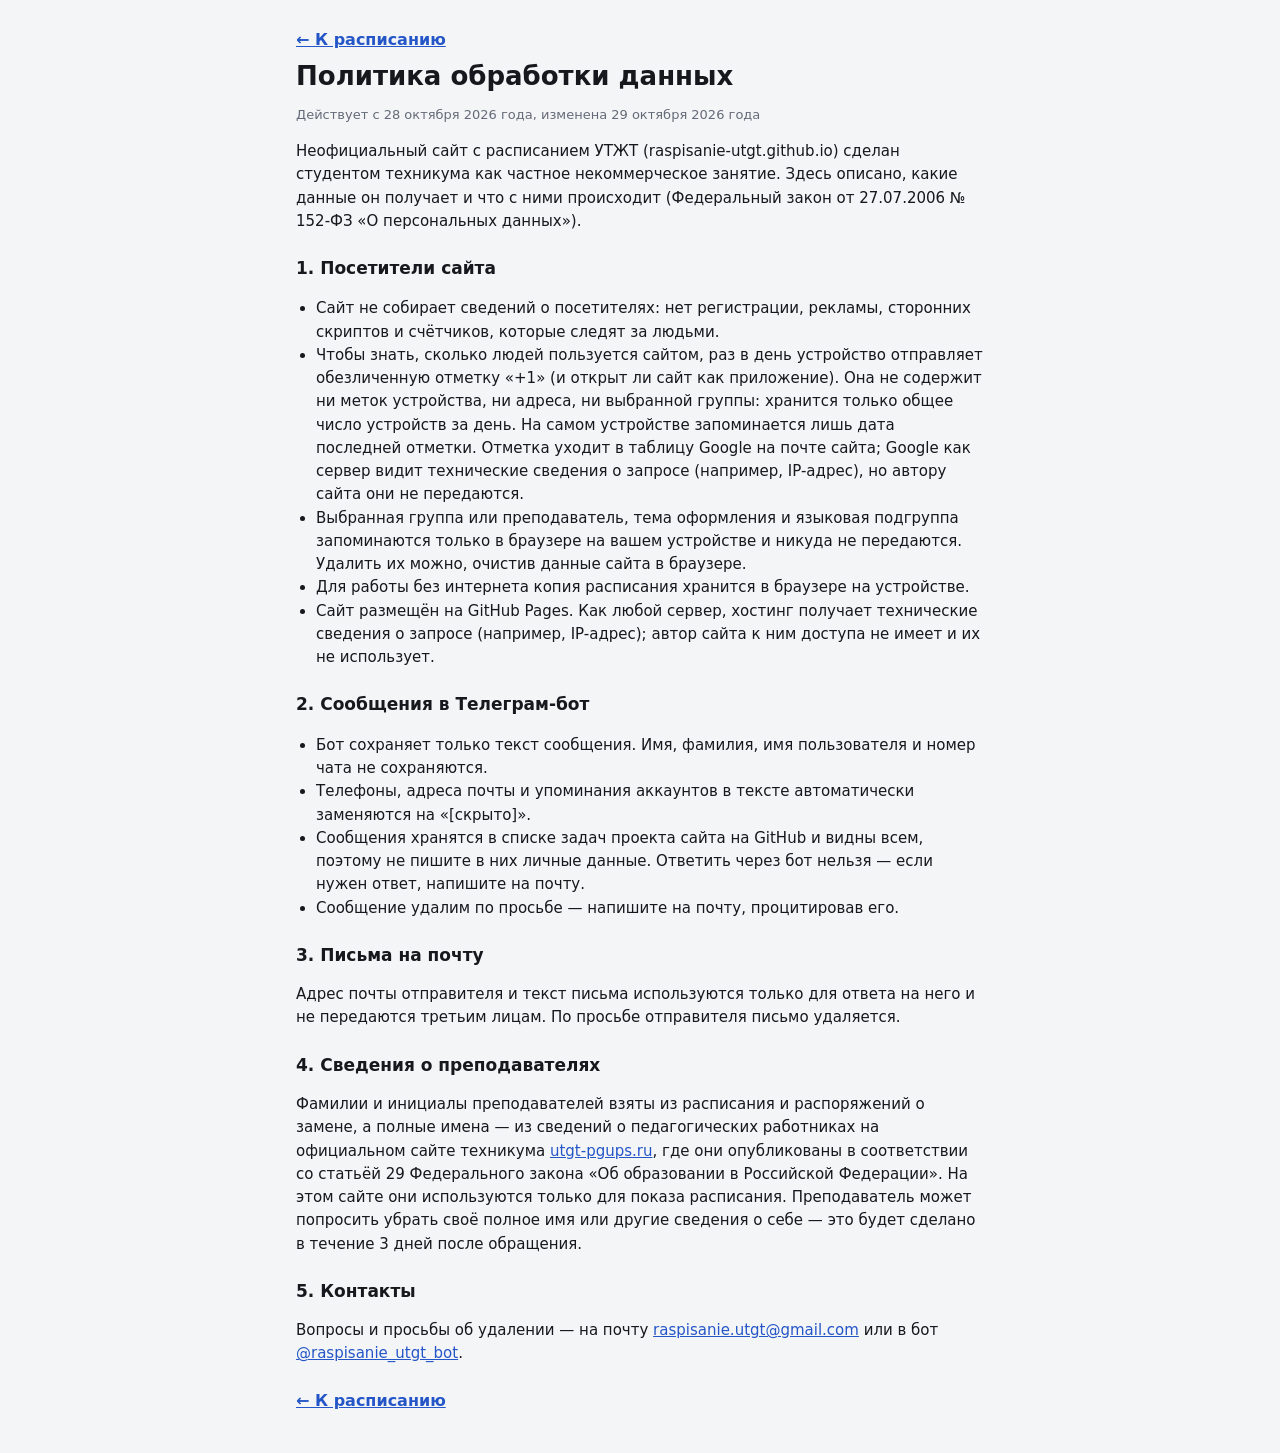
<file: site/privacy.html>
<!doctype html>
<html lang="ru">
<head>
  <meta charset="utf-8">
  <meta name="viewport" content="width=device-width, initial-scale=1">
  <title>Политика обработки данных — расписание УТЖТ</title>
  <meta name="description" content="Какие данные собирает неофициальный сайт с расписанием УТЖТ и как с ними обращаются">
  <script>
    try { var t = localStorage.getItem("utgt-theme"); if (t === "light" || t === "dark") document.documentElement.dataset.theme = t; } catch (e) {}
  </script>
  <meta name="theme-color" content="#f4f5f7" media="(prefers-color-scheme: light)">
  <meta name="theme-color" content="#111317" media="(prefers-color-scheme: dark)">
  <link rel="stylesheet" href="style.css">
  <style>
    .doc { max-width: 720px; line-height: 1.55; }
    .doc h1 { font-size: 26px; margin: 8px 0 4px; }
    .doc h2 { font-size: 17px; margin: 22px 0 6px; }
    .doc p, .doc li { font-size: 15px; }
    .doc ul { padding-left: 20px; }
    .doc .back { display: inline-block; margin-top: 8px; font-weight: 600; }
    .doc .upd { color: var(--muted); font-size: 13px; }
  </style>
</head>
<body>
  <main class="wrap doc">
    <a class="back" href="./">← К расписанию</a>
    <h1>Политика обработки данных</h1>
    <p class="upd">Действует с 28 октября 2026 года, изменена 29 октября 2026 года</p>

    <p>Неофициальный сайт с расписанием УТЖТ (raspisanie-utgt.github.io) сделан студентом техникума как частное
      некоммерческое занятие. Здесь описано, какие данные он получает и что с ними происходит
      (Федеральный закон от 27.07.2006 № 152-ФЗ «О персональных данных»).</p>

    <h2>1. Посетители сайта</h2>
    <ul>
      <li>Сайт не собирает сведений о посетителях: нет регистрации, рекламы, сторонних скриптов и счётчиков,
        которые следят за людьми.</li>
      <li>Чтобы знать, сколько людей пользуется сайтом, раз в день устройство отправляет обезличенную отметку «+1»
        (и открыт ли сайт как приложение). Она не содержит ни меток устройства, ни адреса, ни выбранной группы:
        хранится только общее число устройств за день. На самом устройстве запоминается лишь дата последней отметки.
        Отметка уходит в таблицу Google на почте сайта; Google как сервер видит технические сведения о запросе
        (например, IP-адрес), но автору сайта они не передаются.</li>
      <li>Выбранная группа или преподаватель, тема оформления и языковая подгруппа запоминаются только в браузере
        на вашем устройстве и никуда не передаются. Удалить их можно, очистив данные сайта в браузере.</li>
      <li>Для работы без интернета копия расписания хранится в браузере на устройстве.</li>
      <li>Сайт размещён на GitHub Pages. Как любой сервер, хостинг получает технические сведения о запросе
        (например, IP-адрес); автор сайта к ним доступа не имеет и их не использует.</li>
    </ul>

    <h2>2. Сообщения в Телеграм-бот</h2>
    <ul>
      <li>Бот сохраняет только текст сообщения. Имя, фамилия, имя пользователя и номер чата не сохраняются.</li>
      <li>Телефоны, адреса почты и упоминания аккаунтов в тексте автоматически заменяются на «[скрыто]».</li>
      <li>Сообщения хранятся в списке задач проекта сайта на GitHub и видны всем, поэтому не пишите в них
        личные данные. Ответить через бот нельзя — если нужен ответ, напишите на почту.</li>
      <li>Сообщение удалим по просьбе — напишите на почту, процитировав его.</li>
    </ul>

    <h2>3. Письма на почту</h2>
    <p>Адрес почты отправителя и текст письма используются только для ответа на него и не передаются третьим лицам.
      По просьбе отправителя письмо удаляется.</p>

    <h2>4. Сведения о преподавателях</h2>
    <p>Фамилии и инициалы преподавателей взяты из расписания и распоряжений о замене, а полные имена — из сведений
      о педагогических работниках на официальном сайте техникума <a href="https://utgt-pgups.ru/">utgt-pgups.ru</a>,
      где они опубликованы в соответствии со статьёй 29 Федерального закона «Об образовании в Российской Федерации».
      На этом сайте они используются только для показа расписания. Преподаватель может попросить убрать своё
      полное имя или другие сведения о себе — это будет сделано в течение 3 дней после обращения.</p>

    <h2>5. Контакты</h2>
    <p>Вопросы и просьбы об удалении — на почту <a id="mail" data-u="raspisanie.utgt" data-d="gmail.com">raspisanie.utgt [собака] gmail.com</a>
      или в бот <a href="https://t.me/raspisanie_utgt_bot" target="_blank" rel="noopener">@raspisanie_utgt_bot</a>.</p>

    <a class="back" href="./">← К расписанию</a>
  </main>
  <script>
    (function (a) { var m = a.dataset.u + "@" + a.dataset.d; a.href = "mailto:" + m; a.textContent = m; })(document.getElementById("mail"));
  </script>
</body>
</html>
</file>
<file: site/style.css>
:root {
  --bg: #f4f5f7;
  --card: #ffffff;
  --text: #16181d;
  --muted: #646b78;
  --line: #e2e5ea;
  --frame: #c9ced8;
  --accent: #2456c7;
  --accent-soft: #e6edfb;
  --warn: #9a5b00;
  --warn-soft: #fff3dc;
  --ok: #1d7a46;
  --ok-soft: #e4f4ea;
  --bad: #b3261e;
  --on-accent: #ffffff;
  color-scheme: light;
  /* плавность: быстрый старт и мягкое торможение — для всех анимаций сайта */
  --ease: cubic-bezier(.33, 1, .68, 1);
  --ease-io: cubic-bezier(.4, 0, .2, 1);
}
html { scroll-behavior: smooth; }
/* Тёмная тема: по настройке телефона или по переключателю (data-theme на <html>) */
@media (prefers-color-scheme: dark) {
  :root:not([data-theme="light"]) {
    --bg: #111317;
    --card: #1b1e24;
    --text: #e9ebef;
    --muted: #9aa1ad;
    --line: #2c3038;
    --frame: #3d434f;
    --accent: #7ea2f5;
    --accent-soft: #1f2a44;
    --warn: #f0b860;
    --warn-soft: #3a2c12;
    --ok: #6fcf97;
    --ok-soft: #17301f;
    --bad: #ff8a80;
    --on-accent: #0b1220;
    color-scheme: dark;
  }
}
:root[data-theme="dark"] {
  --bg: #111317;
  --card: #1b1e24;
  --text: #e9ebef;
  --muted: #9aa1ad;
  --line: #2c3038;
  --frame: #3d434f;
  --accent: #7ea2f5;
  --accent-soft: #1f2a44;
  --warn: #f0b860;
  --warn-soft: #3a2c12;
  --ok: #6fcf97;
  --ok-soft: #17301f;
  --bad: #ff8a80;
  --on-accent: #0b1220;
  color-scheme: dark;
}
* { box-sizing: border-box; }
html { -webkit-text-size-adjust: 100%; }
[hidden] { display: none !important; }

body {
  margin: 0;
  background: var(--bg);
  color: var(--text);
  font: 16px/1.45 system-ui, -apple-system, "Segoe UI", Roboto, sans-serif;
}
/* анимации смены дня (свайп) выезжают сбоку — по краю экрана обрезаем, чтобы страница не дёргалась вбок;
   clip, а не hidden: прилипающие вкладки продолжают работать */
html, body { overflow-x: clip; }
a { color: var(--accent); }
.wrap { max-width: 640px; margin: 0 auto; padding: 20px 16px 40px; }

/* шапка (телефон): слева группа и неделя, справа часы и под ними метки; дата — во всю ширину ниже */
.top { display: grid; grid-template-columns: minmax(0, 1fr) auto; column-gap: 12px; align-items: start; }
.top-l { display: contents; }
.top .chips { grid-column: 1; grid-row: 1; }
.top .eyebrow { grid-column: 1; grid-row: 2; align-self: start; }
.top .clock { grid-column: 2; grid-row: 1 / 4; }
.top .specialty { grid-column: 1 / -1; grid-row: 4; }
.top h1 { grid-column: 1 / -1; grid-row: 5; }
.eyebrow { margin: 0; color: var(--muted); font-size: 14px; }
#week:not(:empty)::before { content: "· "; }
h1 { margin: 2px 0 0; font-size: 24px; line-height: 1.2; }
h1::first-letter { text-transform: uppercase; }
/* «печать» заголовка: буквы появляются по очереди */
@keyframes type-in { from { opacity: 0; transform: translate3d(0, .25em, 0); } }
.w { display: inline-block; white-space: nowrap; }
.ch { display: inline-block; animation: type-in .35s var(--ease) both; }
/* спрятано для глаз, но читается экранными дикторами */
.sr { position: absolute; width: 1px; height: 1px; overflow: hidden; clip: rect(0 0 0 0); white-space: nowrap; }
/* часы: сменившаяся цифра въезжает снизу */
@keyframes roll { from { opacity: 0; transform: translate3d(0, .45em, 0); } }
.clock .roll { display: inline-block; animation: roll .6s var(--ease) both; }
.clock { text-align: right; font-variant-numeric: tabular-nums; }
.clock span { display: block; font-size: 28px; font-weight: 650; white-space: nowrap; }

/* вкладки всегда видны вверху экрана — из длинной недели можно сразу вернуться */
.tabs { display: flex; gap: 6px; margin: 10px 0 6px; padding: 8px 0; position: sticky; top: 0; z-index: 5; background: var(--bg); }
.tabs button {
  flex: 1 1 0; min-width: 0; padding: 9px 6px; border: 1px solid var(--line); border-radius: 10px;
  white-space: nowrap;
  background: var(--card); color: var(--text); font: inherit; cursor: pointer;
}
/* многоточие — у текста, а не у кнопки: точка «есть замены» может выступать за угол */
/* полоса дней — только на компьютере (desktop.css) */
/* полоса дней (две недели без воскресений и «Неделя»): когда построена, вместо «Сегодня / Завтра / Неделя»;
   на телефоне листается пальцем вбок */
.tabs { overflow-x: auto; scrollbar-width: none; overscroll-behavior-x: contain; }
.tabs::-webkit-scrollbar { display: none; }
.tabs:empty { min-height: 50px; } /* место под полосу — чтобы страница не прыгнула, когда она появится */
.tabs .strip { flex: 0 0 52px; padding: 6px 0; border-radius: 12px; font-size: 14px; line-height: 1.25; color: var(--muted); }
.tabs .strip b { display: block; font-size: 15px; color: var(--text); }
.tabs .strip.off { opacity: .45; }
.tabs .strip.today:not([aria-selected="true"]) { box-shadow: inset 0 0 0 2px var(--accent); }
.tabs .strip[aria-selected="true"], .tabs .strip[aria-selected="true"] b { color: var(--on-accent); }
.tabs .strip.wk { flex: 0 0 auto; padding: 0 14px; }
.tabs .strip.wk b { font-size: 15px; }
.tabs button .t { display: block; overflow: hidden; text-overflow: ellipsis; }
.tabs button[aria-selected="true"] { background: var(--accent); border-color: var(--accent); color: var(--on-accent); }

.week { display: flex; flex-direction: column; gap: 10px; }
.wday { background: var(--card); border: 1px solid var(--line); border-radius: 12px; padding: 10px 14px; }
.wday.today { border-color: var(--accent); box-shadow: 0 0 0 1px var(--accent) inset; }
.wday h3 { margin: 0 0 6px; font-size: 15px; }
.wday h3::first-letter { text-transform: uppercase; }
.wday ul { list-style: none; margin: 0; padding: 0; }
.wday li { display: grid; grid-template-columns: minmax(48px, max-content) minmax(0, 1fr) auto; gap: 8px; padding: 5px 0; border-top: 1px solid var(--line); font-size: 14px; }
.wday li:first-child { border-top: 0; }
.wday li .t { font-variant-numeric: tabular-nums; color: var(--muted); }
.wday li .r { color: var(--muted); white-space: nowrap; }
.wday li.none { display: block; color: var(--muted); }
.wday .tag { font-size: 11px; padding: 0 6px; }
/* строка с заменой в неделе — оранжевая подсветка, как карточка с заменой в дне */
.wday li.changed { margin: 0 -8px; padding-left: 8px; padding-right: 8px; border-radius: 8px; background: var(--warn-soft); border-top-color: transparent; }
.wday li.changed + li { border-top-color: transparent; }
/* подписи столбцов и рамка-таймер идущей пары — только на компьютере */
.col-head { display: none; }
/* плитки разделов и их окно — только на компьютере (desktop.css) */
#tiles { display: none; }
.banner { padding: 12px 14px; border-radius: 12px; margin-bottom: 14px; font-size: 15px; }
.banner strong { display: block; }
.banner.info { background: var(--accent-soft); }
.banner.ok { background: var(--ok-soft); }
.banner.warn { background: var(--warn-soft); }

/* все пары дня — в одной общей рамке */
.list {
  display: flex; flex-direction: column; gap: 8px; padding: 10px;
  border: 1.5px solid var(--frame); border-radius: 16px; background: color-mix(in srgb, var(--frame) 14%, transparent);
}
.lesson {
  display: grid; grid-template-columns: minmax(58px, max-content) minmax(0, 1fr) auto; gap: 0 10px; align-items: start;
  background: var(--card); border: 1px solid var(--line); border-radius: 12px; padding: 12px 14px;
}
.lesson .time { font-variant-numeric: tabular-nums; font-weight: 600; }
.lesson .time small { display: block; color: var(--muted); font-weight: 400; }
.lesson .subj { font-weight: 600; overflow-wrap: break-word; -webkit-hyphens: auto; hyphens: auto; }
/* метка не шире своей колонки: на узком экране или с крупным шрифтом переносится внутри, а не выталкивает аудиторию */
.tag { white-space: normal; }
.tag.nw, .wday .tag { white-space: nowrap; }
.lesson .who { color: var(--muted); font-size: 14px; }
.nw { white-space: nowrap; }
.lesson .room { color: var(--muted); white-space: nowrap; }
/* цвет предмета (subjColor в app.js): полоска слева и плашка кабинета — у предмета везде один и тот же */
.sc0 { --c: #2456c7; --b: #e6edfb; } .sc1 { --c: #7a3fc2; --b: #f1e9fb; } .sc2 { --c: #1f8a5b; --b: #e3f5ec; }
.sc3 { --c: #c0541d; --b: #fcebe1; } .sc4 { --c: #0d7f95; --b: #ddf3f7; } .sc5 { --c: #9a6a12; --b: #f8efdc; }
.sc6 { --c: #b3263a; --b: #fbe4e7; } .sc7 { --c: #3d8a1f; --b: #e8f4e0; } .sc8 { --c: #c2387e; --b: #fbe5f0; }
.sc9 { --c: #4b55c2; --b: #e8e9fb; }
@media (prefers-color-scheme: dark) {
  :root:not([data-theme="light"]) .sc0 { --c: #8fb0ff; --b: #1e2c50; }
  :root:not([data-theme="light"]) .sc1 { --c: #c39bf2; --b: #2c2347; }
  :root:not([data-theme="light"]) .sc2 { --c: #6fd3a1; --b: #173a2d; }
  :root:not([data-theme="light"]) .sc3 { --c: #f2a37a; --b: #3d2618; }
  :root:not([data-theme="light"]) .sc4 { --c: #6fd0e2; --b: #15343d; }
  :root:not([data-theme="light"]) .sc5 { --c: #e8c27a; --b: #362b14; }
  :root:not([data-theme="light"]) .sc6 { --c: #f59aa6; --b: #3d1d23; }
  :root:not([data-theme="light"]) .sc7 { --c: #9ad87a; --b: #1f3517; }
  :root:not([data-theme="light"]) .sc8 { --c: #f294c3; --b: #3b1d2d; }
  :root:not([data-theme="light"]) .sc9 { --c: #a6adf5; --b: #24264a; }
}
:root[data-theme="dark"] .sc0 { --c: #8fb0ff; --b: #1e2c50; }
:root[data-theme="dark"] .sc1 { --c: #c39bf2; --b: #2c2347; }
:root[data-theme="dark"] .sc2 { --c: #6fd3a1; --b: #173a2d; }
:root[data-theme="dark"] .sc3 { --c: #f2a37a; --b: #3d2618; }
:root[data-theme="dark"] .sc4 { --c: #6fd0e2; --b: #15343d; }
:root[data-theme="dark"] .sc5 { --c: #e8c27a; --b: #362b14; }
:root[data-theme="dark"] .sc6 { --c: #f59aa6; --b: #3d1d23; }
:root[data-theme="dark"] .sc7 { --c: #9ad87a; --b: #1f3517; }
:root[data-theme="dark"] .sc8 { --c: #f294c3; --b: #3b1d2d; }
:root[data-theme="dark"] .sc9 { --c: #a6adf5; --b: #24264a; }
/* полоска — фоном, а не ::before: ::before у идущей и следующей пары занят метками «Сейчас» и «Следующая» */
.lesson { background-image: linear-gradient(90deg, var(--c, var(--accent)) 0 5px, transparent 5px); background-clip: padding-box; }
.lesson .room:not(:empty) { align-self: start; font-size: 15px; font-weight: 700; color: var(--c, var(--accent)); background: var(--b, var(--accent-soft)); padding: 2px 7px; border-radius: 8px; }
/* узкий телефон: «ауд.» в плашке не помещается рядом с длинным названием — цвет плашки и так говорит, что это кабинет */
@media (max-width: 360px) { .lesson .room .pre { display: none; } .lesson .room:not(:empty) { padding: 2px 6px; } }
/* Метки — одинаковые везде: оранжевая — замена/изменение, синяя — сегодня/идёт/состояние */
.tag {
  display: inline-block; margin-left: 6px; padding: 1px 7px; border-radius: 6px;
  font-size: 12px; font-weight: 600; line-height: 1.35; vertical-align: 1px; max-width: 100%; box-sizing: border-box;
  background: var(--warn-soft); color: var(--warn); border: 1px solid color-mix(in srgb, var(--warn) 35%, transparent);
}
.tag.state { background: var(--accent-soft); color: var(--accent); border-color: color-mix(in srgb, var(--accent) 35%, transparent); }
.lesson { cursor: pointer; }
/* раскрытие ФИО: плавно по высоте (0fr -> 1fr) и прозрачности, в обе стороны */
.lesson .full {
  grid-column: 1 / -1; display: grid; grid-template-rows: 0fr; opacity: 0;
  transition: grid-template-rows .6s var(--ease), opacity .45s var(--ease-io);
}
.lesson .full > div { overflow: hidden; min-height: 0; }
.lesson .full .in {
  margin-top: 10px; padding-top: 8px; border-top: 1px dashed var(--line); font-size: 14px;
  transform: translateY(-6px); transition: transform .6s var(--ease);
}
.lesson.open .full { grid-template-rows: 1fr; opacity: 1; }
.lesson.open .full .in { transform: none; }
.lesson .full strong { display: block; font-weight: 600; }
.lesson .full small { display: block; color: var(--muted); margin-bottom: 4px; }
.lesson:focus-visible { outline: 2px solid var(--accent); outline-offset: 2px; }
.lesson.changed { border-color: var(--warn); }
/* Актуальные пары видно сразу: идущая — в яркой рамке, следующая — в пунктирной, прошедшие — бледнее и компактнее */
.lesson.past { opacity: .42; padding-top: 8px; padding-bottom: 8px; }
.lesson.past .who { display: none; }
.lesson.now {
  position: relative; border: 2px solid var(--accent); background: var(--accent-soft);
  box-shadow: 0 0 0 4px color-mix(in srgb, var(--accent) 18%, transparent), 0 6px 18px rgb(0 0 0 / .12);
}
.lesson.now::before, .lesson.next::before {
  position: absolute; top: -10px; left: 12px; padding: 1px 8px; border-radius: 6px;
  font-size: 11px; font-weight: 700; letter-spacing: .03em; text-transform: uppercase;
}
.lesson.now::before { content: "Сейчас"; background: var(--accent); color: var(--card); }
.lesson.next { position: relative; border: 2px solid color-mix(in srgb, var(--accent) 45%, var(--line)); }
.lesson.next::before { content: "Следующая"; background: var(--card); color: var(--accent); border: 1px solid var(--accent); }
.lesson.now.changed, .lesson.next.changed { border-color: var(--accent); }
/* идущая пара: рамка-таймер — бледная дорожка, синяя линия заполняется к концу пары (начало — левый верхний угол) */
.lesson.now, .lesson.now.changed { border-color: color-mix(in srgb, var(--accent) 25%, var(--line)); }
.lesson.now::before { z-index: 2; }
.lesson .timer { display: block; z-index: 1; position: absolute; inset: -2px; width: calc(100% + 4px); height: calc(100% + 4px); pointer-events: none; overflow: visible; }
.lesson .timer rect {
  x: 1.25px; y: 1.25px; width: calc(100% - 2.5px); height: calc(100% - 2.5px); rx: 13px; ry: 13px;
  fill: none; stroke: var(--accent); stroke-width: 2.5px; stroke-linecap: round; stroke-dasharray: 100;
  transition: stroke-dashoffset 1s var(--ease-io);
}
.lesson.now, .lesson.next { margin-top: 6px; }
.lesson.now .tag.state, .lesson.next .tag.state { background: var(--accent-soft); color: var(--accent); }
.empty { background: var(--card); border: 1px dashed var(--line); border-radius: 12px; padding: 20px; text-align: center; color: var(--muted); }

.hint { margin: 10px 2px 0; color: var(--muted); font-size: 13px; }
/* серые заготовки карточек, пока грузится расписание */
.skel {
  height: 62px; border-radius: 12px; border: 1px solid var(--line);
  background: linear-gradient(90deg, var(--card) 30%, color-mix(in srgb, var(--line) 70%, var(--card)) 50%, var(--card) 70%);
  background-size: 300% 100%; animation: skel 1.4s linear infinite;
}
.skel + .skel { margin-top: 8px; }
@keyframes skel { from { background-position: 100% 0; } to { background-position: 0 0; } }
@media (prefers-reduced-motion: reduce) { .skel { animation: none; } }
/* «Поделиться» — неприметной надписью справа от подсказки: нужна редко */
.hint-row { display: flex; align-items: baseline; justify-content: space-between; gap: 12px; }
.hint-row .hint { flex: 1; }
.share-btn {
  flex: none; margin: 10px 2px 0; padding: 0; border: 0; background: none; font: inherit; font-size: 13px; color: var(--muted);
  text-decoration: underline; text-underline-offset: 3px; cursor: pointer;
}
/* следующая пара крупно — до первой пары и на перемене (drawNextUp в app.js) */
.next-up {
  margin: 4px 0 14px; padding: 14px 16px; border-radius: 16px; background: var(--accent); color: var(--on-accent);
  box-shadow: 0 10px 24px color-mix(in srgb, var(--accent) 25%, transparent); animation: rise .5s var(--ease) both;
}
.next-up small { display: block; font-size: 12.5px; letter-spacing: .03em; text-transform: uppercase; opacity: .88; }
.next-up b { display: block; margin: 3px 0 2px; font-size: 23px; line-height: 1.2; overflow-wrap: break-word; }
.next-up > span { font-size: 15px; font-variant-numeric: tabular-nums; }
.next-up .rm { font-variant-numeric: normal; display: inline-block; margin-left: 8px; padding: 1px 8px; border-radius: 8px; background: rgb(255 255 255 / .2); font-weight: 700; }
.tabs .strip .tab-dot { top: 3px; right: 3px; }
.cancelled { margin-top: 12px; color: var(--muted); font-size: 15px; }
.cancelled s { color: var(--bad); }

.images h2 { font-size: 17px; margin: 26px 0 10px; }
.images img { width: 100%; height: auto; border-radius: 10px; border: 1px solid var(--line); background: #fff; }
/* отсчёт до каникул, сессии, праздника — компактные метки в строку */
.calendar { list-style: none; margin: 10px 0 0; padding: 0; display: flex; flex-wrap: wrap; gap: 6px; }
.calendar li {
  padding: 3px 10px; border-radius: 999px; background: var(--card); border: 1px solid var(--line);
  font-size: 13px; font-weight: 500; color: var(--muted); line-height: 1.4;
}
.calendar.stagger li { animation: rise .75s var(--ease) both; animation-delay: calc(var(--i, 0) * 90ms + 200ms); }
/* метки нажимаются — под ними пояснение (полный текст) */
.calendar li[role="button"] { cursor: pointer; -webkit-tap-highlight-color: transparent; transition: transform .22s var(--ease), border-color .3s var(--ease-io); }
.calendar li[role="button"]:active { transform: scale(.94); }
.calendar li[role="button"]:focus-visible { outline: 2px solid var(--accent); outline-offset: 2px; }
.calendar li::before { content: ""; display: inline-block; width: 7px; height: 7px; margin-right: 6px; border-radius: 50%; vertical-align: 1px; background: var(--line); }
.calendar .cal-kanikuly::before { background: var(--ok); }
.calendar .cal-sessiya::before { background: var(--warn); }
.calendar .cal-holiday::before { background: var(--accent); }
.calendar .cal-praktika::before { background: var(--accent); }

.news { margin-top: 24px; background: var(--card); border: 1px solid var(--line); border-radius: 12px; padding: 0 14px; }
.news summary { padding: 12px 0; font-weight: 600; cursor: pointer; }
.news ul { list-style: none; margin: 0; padding: 0 0 4px; }
.news li { padding: 8px 0; border-top: 1px solid var(--line); }
.news li a { color: var(--text); text-decoration: none; }
.news li small { display: block; color: var(--muted); font-size: 13px; margin-top: 2px; }
.news li.vk span { overflow-wrap: anywhere; }
.news li.vk small a { color: var(--accent); }
.news-more { margin: 4px 0 12px; font-size: 14px; }
#useful { margin-top: 10px; }
#useful ul { padding-bottom: 8px; }
#useful li a { color: var(--accent); }
.office { padding: 10px 0 12px; border-top: 1px solid var(--line); }
.office strong { display: block; }
.office small { display: block; color: var(--muted); font-size: 13px; margin-top: 4px; }
.office .status { display: inline-block; margin-top: 4px; padding: 1px 8px; border-radius: 6px; font-size: 13px; font-weight: 600; }
.office .status.on { background: var(--ok-soft); color: var(--ok); }
.office .status.off { background: var(--bg); color: var(--muted); }

.disclaimer { padding: 10px 12px; border: 1px solid var(--line); border-radius: 10px; background: var(--card); font-size: 13px; line-height: 1.45; }
.disclaimer strong { color: var(--text); }
.foot { margin-top: 28px; color: var(--muted); font-size: 13px; }
.foot .contact { margin-top: 14px; padding-top: 14px; border-top: 1px solid var(--line); font-size: 14px; color: var(--text); }
.foot .contact a { font-weight: 600; white-space: nowrap; }

/* Анимации: карточки мягко «всплывают» по очереди при открытии и смене вкладки
   (при ежеминутном обновлении — без анимации) */
@keyframes rise { from { opacity: 0; transform: translate3d(0, 8px, 0); } }
@keyframes fade { from { opacity: 0; } }
.anim .lesson, .anim .wday, .anim .banner, .anim .empty {
  animation: rise .75s var(--ease) both;
  animation-delay: calc(var(--i, 0) * 70ms);
}
.lesson { transition: transform .22s var(--ease), box-shadow .3s var(--ease-io), border-color .3s var(--ease-io), opacity .35s var(--ease-io); }
.lesson:active { transform: scale(.985); }
.tabs button { transition: background-color .3s var(--ease-io), color .3s var(--ease-io), border-color .3s var(--ease-io), transform .22s var(--ease); }
.tabs button:active { transform: scale(.96); }
details[open] > :not(summary) { animation: rise .6s var(--ease) both; }

@media (prefers-reduced-motion: reduce) {
  *, *::before, *::after { animation: none !important; transition: none !important; }
}

/* без синей вспышки браузера при нажатии на телефоне (отклик даёт лёгкое «нажатие» карточки) */
.lesson, .tabs button, summary, .lesson * { -webkit-tap-highlight-color: transparent; }
.lesson:focus:not(:focus-visible) { outline: none; }

.lesson .full small.fullsubj { color: var(--text); font-size: 14px; margin-bottom: 6px; }
.lesson .full small.place { margin-top: 6px; }

/* окна (выбор группы, история замен): плавно появляются, фон затемняется мягко */
@keyframes pop-in { from { opacity: 0; transform: translateY(12px) scale(.97); } }
@keyframes dim-in { from { opacity: 0; } }
dialog[open] { animation: pop-in .55s var(--ease) both; }
dialog[open]::backdrop { animation: dim-in .45s var(--ease-io) both; }

/* просмотр распоряжения: на весь экран поверх сайта, крестик всегда виден */
.viewer { width: 100vw; height: 100dvh; max-width: none; max-height: none; margin: 0; padding: 0; border: 0; background: rgb(0 0 0 / .86); }
.viewer::backdrop { background: rgb(0 0 0 / .6); }
.viewer-body { width: 100%; height: 100%; overflow: auto; display: flex; align-items: flex-start; justify-content: center; padding: 56px 12px 24px; box-sizing: border-box; }
.viewer-body img { width: 100%; max-width: 1200px; height: auto; background: #fff; border-radius: 8px; }
.viewer-close {
  position: fixed; top: max(10px, env(safe-area-inset-top)); right: 12px; z-index: 2; width: 44px; height: 44px; border-radius: 50%;
  border: 0; background: rgb(255 255 255 / .92); color: #111; font-size: 22px; line-height: 44px; cursor: pointer;
}
.viewer-close:focus-visible { outline: 3px solid var(--accent); outline-offset: 2px; }

/* плашка «Вы во встроенном браузере ВК» — сверху, над шапкой */
.inapp { background: var(--accent-soft); border-bottom: 1px solid color-mix(in srgb, var(--accent) 30%, transparent); }
.inapp-in { max-width: 640px; margin: 0 auto; padding: 10px 44px 10px 16px; position: relative; display: flex; flex-wrap: wrap; gap: 8px 12px; align-items: center; font-size: 14px; }
.inapp-in p { margin: 0; flex: 1 1 220px; }
.inapp-in strong { display: block; }
.inapp-in small { flex: 1 1 100%; color: var(--muted); }
.inapp-go { padding: 8px 14px; border-radius: 10px; background: var(--accent); color: var(--on-accent); font-weight: 600; text-decoration: none; white-space: nowrap; }
.inapp-x { position: absolute; top: 6px; right: 6px; width: 32px; height: 32px; border: 0; border-radius: 50%; background: none; color: var(--muted); font-size: 16px; cursor: pointer; }
</file>
